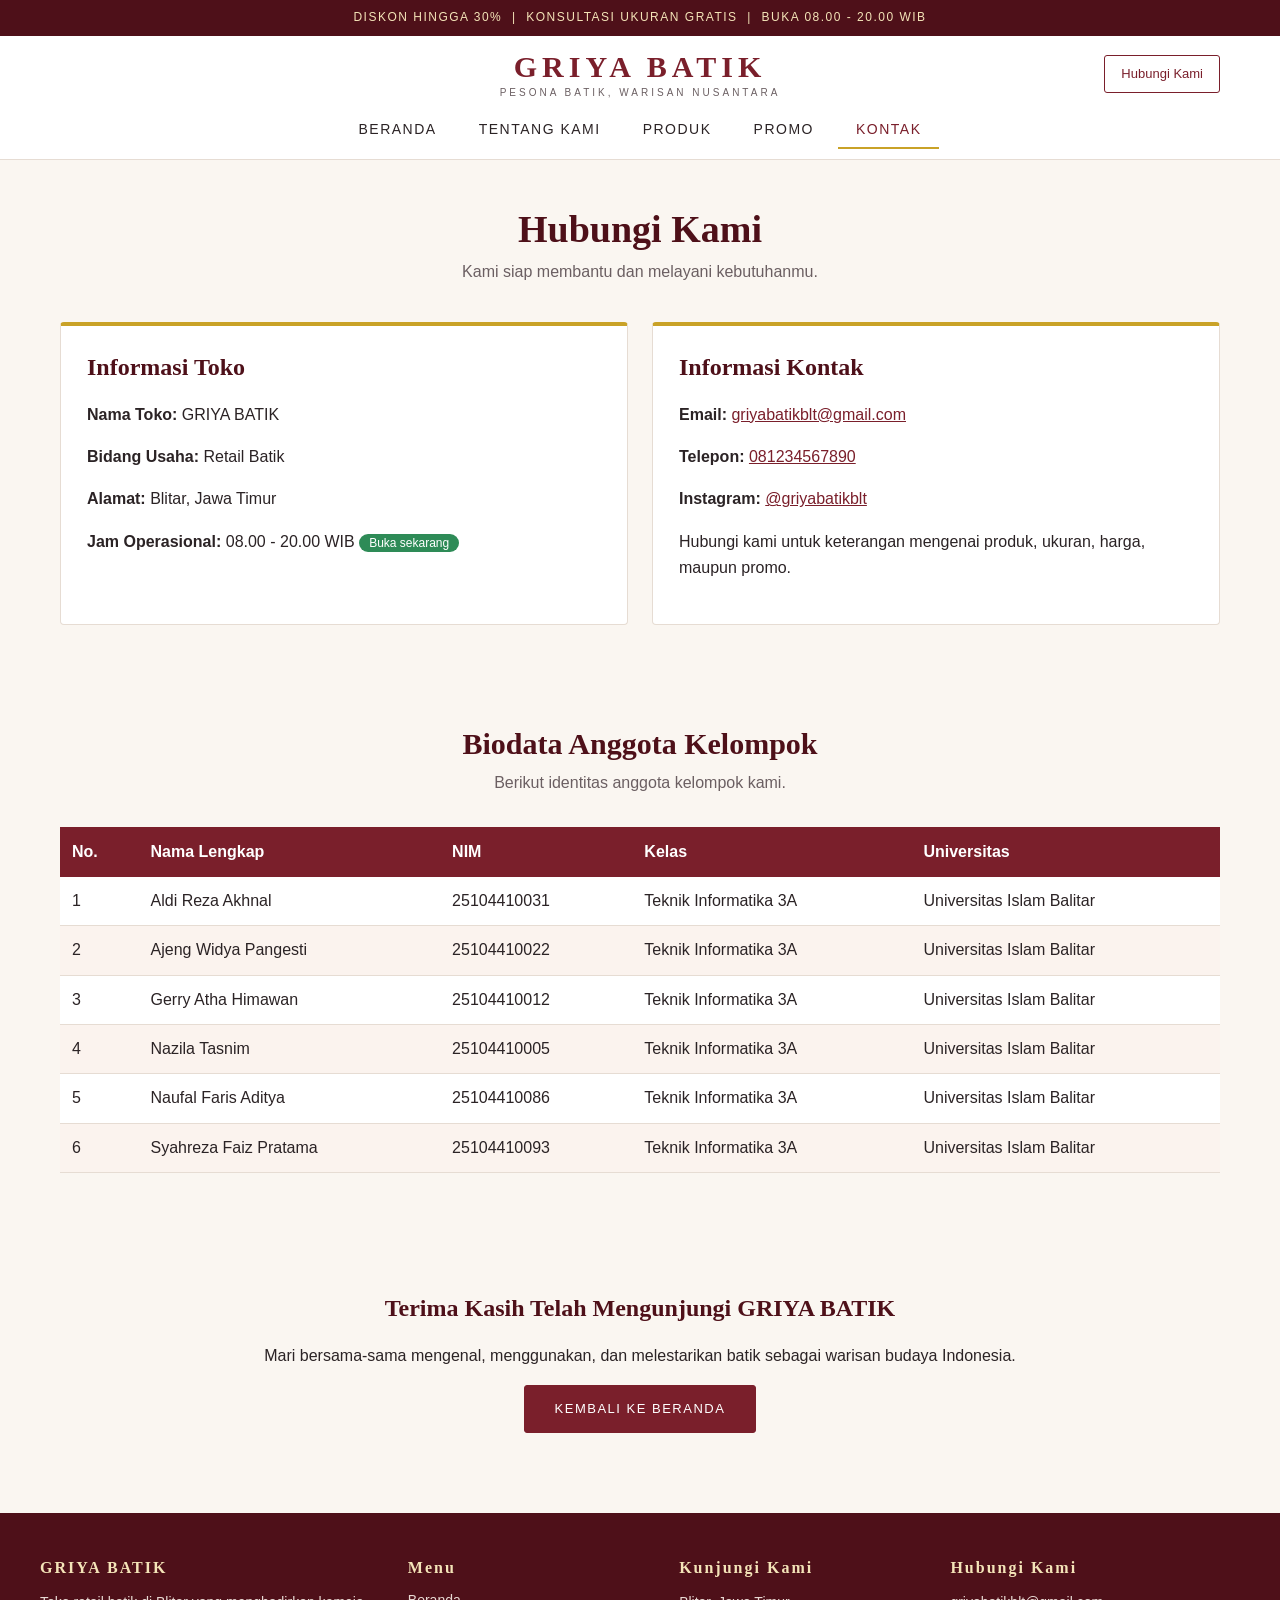
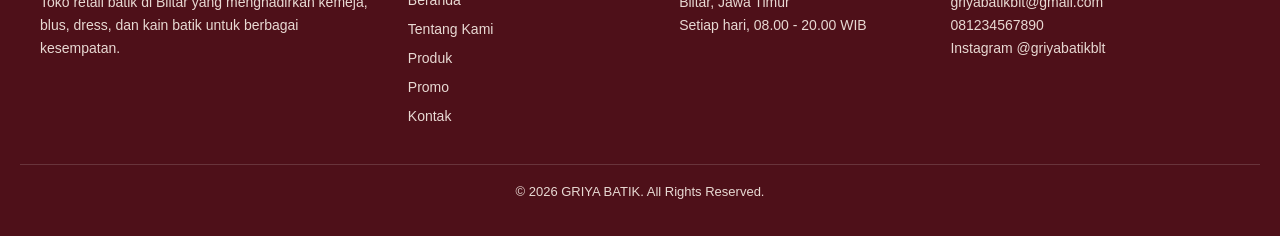
<file: kontak.html>
<!DOCTYPE html>
<html lang="id">
<head>
  <meta charset="UTF-8">
  <meta name="viewport" content="width=device-width, initial-scale=1">
  <title>Kontak - GRIYA BATIK</title>
  <link rel="stylesheet" href="style.css">
</head>
<body class="">

  <!-- Announcement bar -->
  <div class="announce">DISKON HINGGA 30% &nbsp;|&nbsp; KONSULTASI UKURAN GRATIS &nbsp;|&nbsp; BUKA 08.00 - 20.00 WIB</div>

  <!-- Header -->
  <header class="site-header">
    <div class="header-inner">
      <button class="menu-btn" id="menu-btn" aria-label="Buka menu">&#9776;</button>
      <a class="logo" href="index.html">GRIYA BATIK<small>Pesona Batik, Warisan Nusantara</small></a>
      <a class="header-cta" href="kontak.html">Hubungi Kami</a>
    </div>
    <nav class="main-nav" id="main-nav">
        <ul>
          <li><a href="index.html">Beranda</a></li>
          <li><a href="tentang.html">Tentang Kami</a></li>
          <li><a href="produk.html">Produk</a></li>
          <li><a href="promo.html">Promo</a></li>
          <li><a href="kontak.html">Kontak</a></li>
        </ul>
    </nav>
  </header>

  <main>

    <section class="page-head"><h1>Hubungi Kami</h1><p>Kami siap membantu dan melayani kebutuhanmu.</p></section>

    <div id="pesan-beli" class="order-note" hidden></div>

    <section class="section two">
      <div class="info-card">
        <h2>Informasi Toko</h2>
        <p><b>Nama Toko:</b> GRIYA BATIK</p>
        <p><b>Bidang Usaha:</b> Retail Batik</p>
        <p><b>Alamat:</b> Blitar, Jawa Timur</p>
        <p><b>Jam Operasional:</b> 08.00 - 20.00 WIB <span id="status" class="badge"></span></p>
      </div>
      <div class="info-card">
        <h2>Informasi Kontak</h2>
        <p><b>Email:</b> <a href="mailto:griyabatikblt@gmail.com">griyabatikblt@gmail.com</a></p>
        <p><b>Telepon:</b> <a href="tel:081234567890">081234567890</a></p>
        <p><b>Instagram:</b> <a href="https://instagram.com/griyabatikblt" target="_blank" rel="noopener">@griyabatikblt</a></p>
        <p>Hubungi kami untuk keterangan mengenai produk, ukuran, harga, maupun promo.</p>
      </div>
    </section>

    <section class="section">
      <h2 class="section-title">Biodata Anggota Kelompok</h2>
      <p class="section-sub">Berikut identitas anggota kelompok kami.</p>
      <div class="table-wrap">
        <table class="biodata">
          <thead><tr><th>No.</th><th>Nama Lengkap</th><th>NIM</th><th>Kelas</th><th>Universitas</th></tr></thead>
          <tbody>
          <tr><td>1</td><td>Aldi Reza Akhnal</td><td>25104410031</td><td>Teknik Informatika 3A</td><td>Universitas Islam Balitar</td></tr>
          <tr><td>2</td><td>Ajeng Widya Pangesti</td><td>25104410022</td><td>Teknik Informatika 3A</td><td>Universitas Islam Balitar</td></tr>
          <tr><td>3</td><td>Gerry Atha Himawan</td><td>25104410012</td><td>Teknik Informatika 3A</td><td>Universitas Islam Balitar</td></tr>
          <tr><td>4</td><td>Nazila Tasnim</td><td>25104410005</td><td>Teknik Informatika 3A</td><td>Universitas Islam Balitar</td></tr>
          <tr><td>5</td><td>Naufal Faris Aditya</td><td>25104410086</td><td>Teknik Informatika 3A</td><td>Universitas Islam Balitar</td></tr>
          <tr><td>6</td><td>Syahreza Faiz Pratama</td><td>25104410093</td><td>Teknik Informatika 3A</td><td>Universitas Islam Balitar</td></tr>
          </tbody>
        </table>
      </div>
    </section>

    <section class="section center">
      <h2>Terima Kasih Telah Mengunjungi GRIYA BATIK</h2>
      <p>Mari bersama-sama mengenal, menggunakan, dan melestarikan batik sebagai warisan budaya Indonesia.</p>
      <a class="btn" href="index.html">Kembali ke Beranda</a>
    </section>

  </main>

  <!-- Footer -->
  <footer class="site-footer">
    <div class="footer-grid">
      <div>
        <h4>GRIYA BATIK</h4>
        <p>Toko retail batik di Blitar yang menghadirkan kemeja, blus, dress, dan kain batik untuk berbagai kesempatan.</p>
      </div>
      <div>
        <h4>Menu</h4>
        <ul>
          <li><a href="index.html">Beranda</a></li>
          <li><a href="tentang.html">Tentang Kami</a></li>
          <li><a href="produk.html">Produk</a></li>
          <li><a href="promo.html">Promo</a></li>
          <li><a href="kontak.html">Kontak</a></li>
        </ul>
      </div>
      <div>
        <h4>Kunjungi Kami</h4>
        <p>Blitar, Jawa Timur<br>Setiap hari, 08.00 - 20.00 WIB</p>
      </div>
      <div>
        <h4>Hubungi Kami</h4>
        <p>griyabatikblt@gmail.com<br>081234567890<br>Instagram @griyabatikblt</p>
      </div>
    </div>
    <p class="copy">&copy; 2026 GRIYA BATIK. All Rights Reserved.</p>
  </footer>

  <script src="script.js"></script>
</body>
</html>
</file>
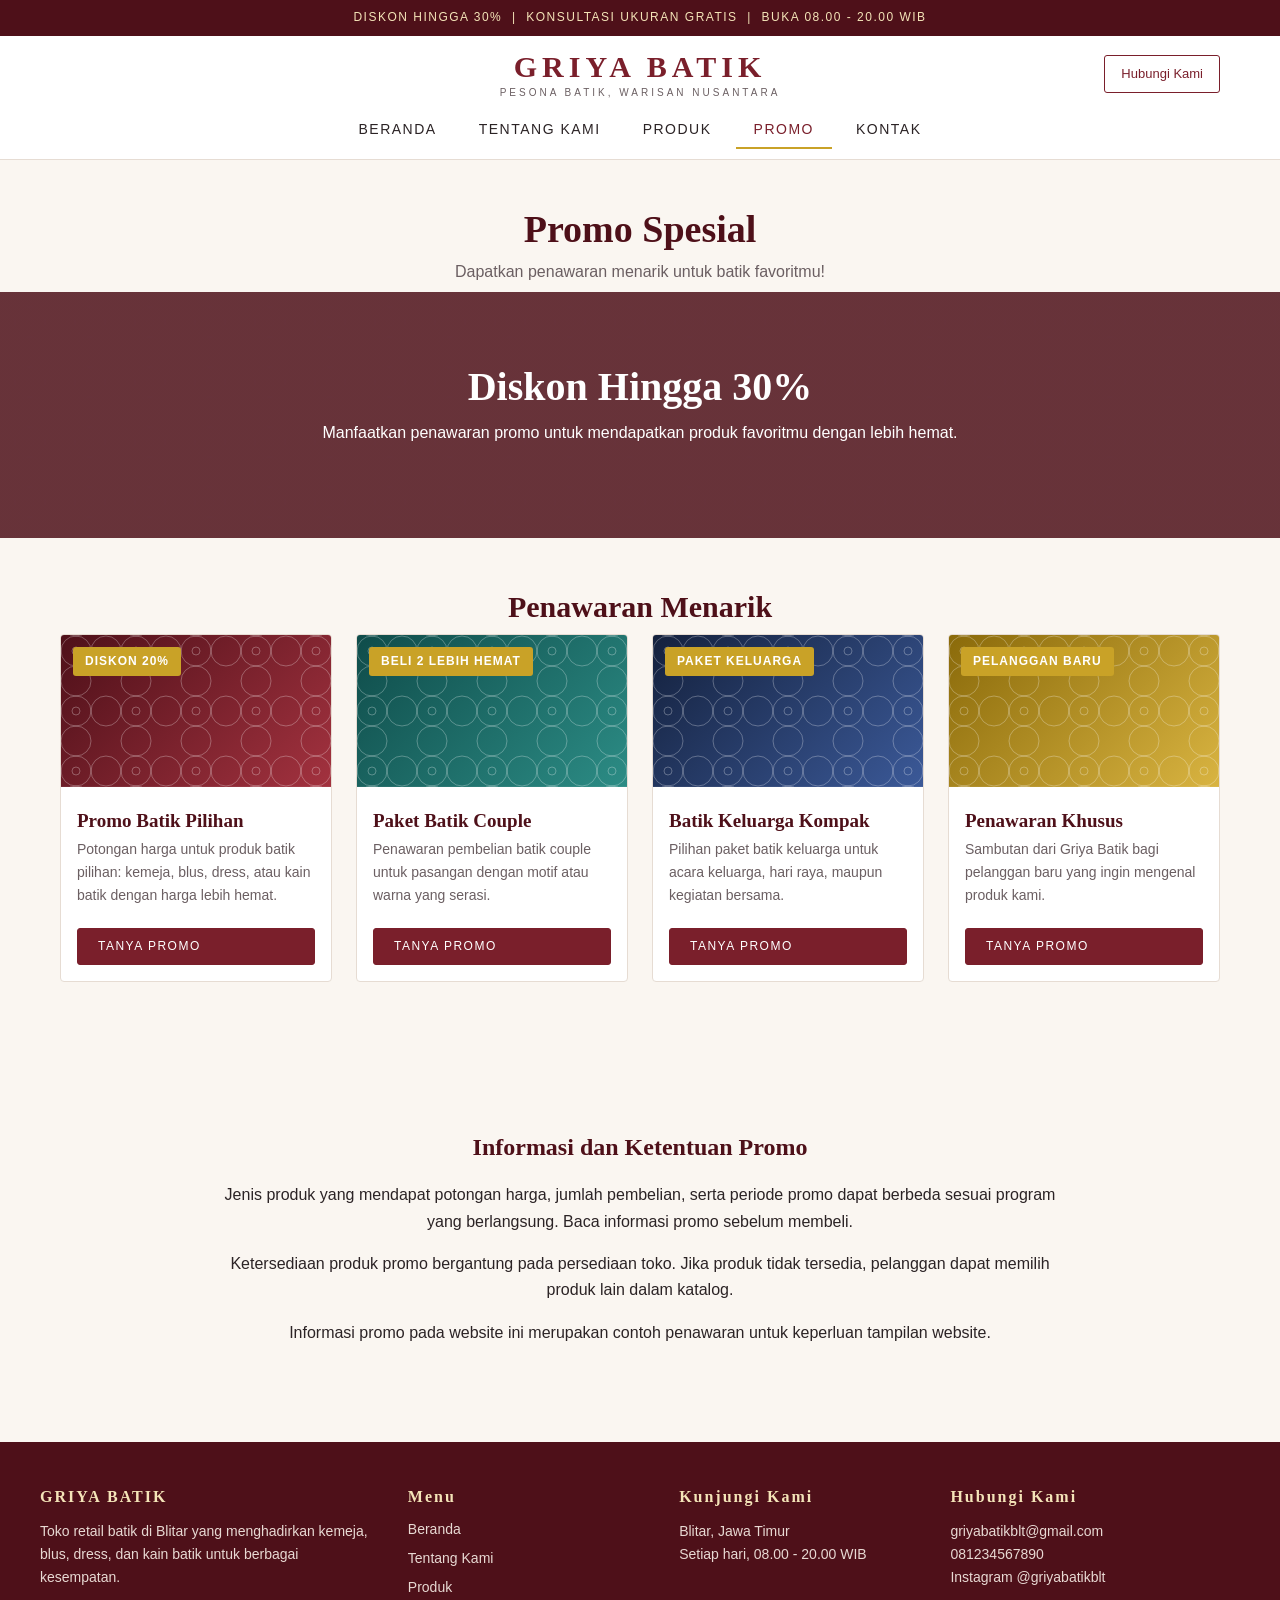
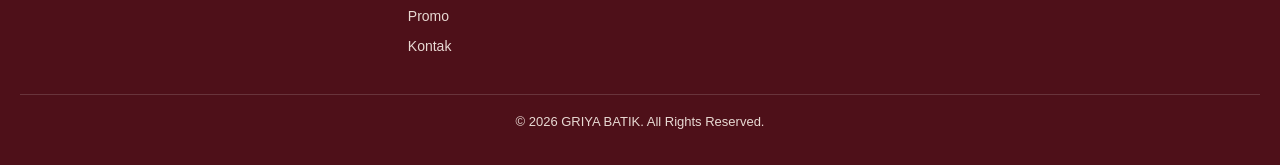
<file: promo.html>
<!DOCTYPE html>
<html lang="id">
<head>
  <meta charset="UTF-8">
  <meta name="viewport" content="width=device-width, initial-scale=1">
  <title>Promo - GRIYA BATIK</title>
  <link rel="stylesheet" href="style.css">
</head>
<body class="">

  <!-- Announcement bar -->
  <div class="announce">DISKON HINGGA 30% &nbsp;|&nbsp; KONSULTASI UKURAN GRATIS &nbsp;|&nbsp; BUKA 08.00 - 20.00 WIB</div>

  <!-- Header -->
  <header class="site-header">
    <div class="header-inner">
      <button class="menu-btn" id="menu-btn" aria-label="Buka menu">&#9776;</button>
      <a class="logo" href="index.html">GRIYA BATIK<small>Pesona Batik, Warisan Nusantara</small></a>
      <a class="header-cta" href="kontak.html">Hubungi Kami</a>
    </div>
    <nav class="main-nav" id="main-nav">
        <ul>
          <li><a href="index.html">Beranda</a></li>
          <li><a href="tentang.html">Tentang Kami</a></li>
          <li><a href="produk.html">Produk</a></li>
          <li><a href="promo.html">Promo</a></li>
          <li><a href="kontak.html">Kontak</a></li>
        </ul>
    </nav>
  </header>

  <main>

    <section class="page-head"><h1>Promo Spesial</h1><p>Dapatkan penawaran menarik untuk batik favoritmu!</p></section>

    <section class="banner">
      <h2>Diskon Hingga 30%</h2>
      <p>Manfaatkan penawaran promo untuk mendapatkan produk favoritmu dengan lebih hemat.</p>
      <div class="countdown" id="countdown"></div>
    </section>

    <section class="section">
      <h2 class="section-title">Penawaran Menarik</h2>
      <div class="grid">
        <article class="card promo-card">
          <div class="thumb short c-maroon"><span class="badge-promo">DISKON 20%</span></div>
          <div class="card-body"><h3>Promo Batik Pilihan</h3><p class="desc">Potongan harga untuk produk batik pilihan: kemeja, blus, dress, atau kain batik dengan harga lebih hemat.</p>
          <a class="btn btn-small" href="kontak.html?produk=Promo%20Batik%20Pilihan">Tanya Promo</a></div>
        </article>
        <article class="card promo-card">
          <div class="thumb short c-teal"><span class="badge-promo">BELI 2 LEBIH HEMAT</span></div>
          <div class="card-body"><h3>Paket Batik Couple</h3><p class="desc">Penawaran pembelian batik couple untuk pasangan dengan motif atau warna yang serasi.</p>
          <a class="btn btn-small" href="kontak.html?produk=Paket%20Batik%20Couple">Tanya Promo</a></div>
        </article>
        <article class="card promo-card">
          <div class="thumb short c-navy"><span class="badge-promo">PAKET KELUARGA</span></div>
          <div class="card-body"><h3>Batik Keluarga Kompak</h3><p class="desc">Pilihan paket batik keluarga untuk acara keluarga, hari raya, maupun kegiatan bersama.</p>
          <a class="btn btn-small" href="kontak.html?produk=Batik%20Keluarga%20Kompak">Tanya Promo</a></div>
        </article>
        <article class="card promo-card">
          <div class="thumb short c-gold"><span class="badge-promo">PELANGGAN BARU</span></div>
          <div class="card-body"><h3>Penawaran Khusus</h3><p class="desc">Sambutan dari Griya Batik bagi pelanggan baru yang ingin mengenal produk kami.</p>
          <a class="btn btn-small" href="kontak.html?produk=Penawaran%20Khusus">Tanya Promo</a></div>
        </article>
      </div>
    </section>

    <section class="section note">
      <h2>Informasi dan Ketentuan Promo</h2>
      <p>Jenis produk yang mendapat potongan harga, jumlah pembelian, serta periode promo dapat berbeda sesuai program yang berlangsung. Baca informasi promo sebelum membeli.</p>
      <p>Ketersediaan produk promo bergantung pada persediaan toko. Jika produk tidak tersedia, pelanggan dapat memilih produk lain dalam katalog.</p>
      <p>Informasi promo pada website ini merupakan contoh penawaran untuk keperluan tampilan website.</p>
    </section>

  </main>

  <!-- Footer -->
  <footer class="site-footer">
    <div class="footer-grid">
      <div>
        <h4>GRIYA BATIK</h4>
        <p>Toko retail batik di Blitar yang menghadirkan kemeja, blus, dress, dan kain batik untuk berbagai kesempatan.</p>
      </div>
      <div>
        <h4>Menu</h4>
        <ul>
          <li><a href="index.html">Beranda</a></li>
          <li><a href="tentang.html">Tentang Kami</a></li>
          <li><a href="produk.html">Produk</a></li>
          <li><a href="promo.html">Promo</a></li>
          <li><a href="kontak.html">Kontak</a></li>
        </ul>
      </div>
      <div>
        <h4>Kunjungi Kami</h4>
        <p>Blitar, Jawa Timur<br>Setiap hari, 08.00 - 20.00 WIB</p>
      </div>
      <div>
        <h4>Hubungi Kami</h4>
        <p>griyabatikblt@gmail.com<br>081234567890<br>Instagram @griyabatikblt</p>
      </div>
    </div>
    <p class="copy">&copy; 2026 GRIYA BATIK. All Rights Reserved.</p>
  </footer>

  <script src="script.js"></script>
</body>
</html>
</file>
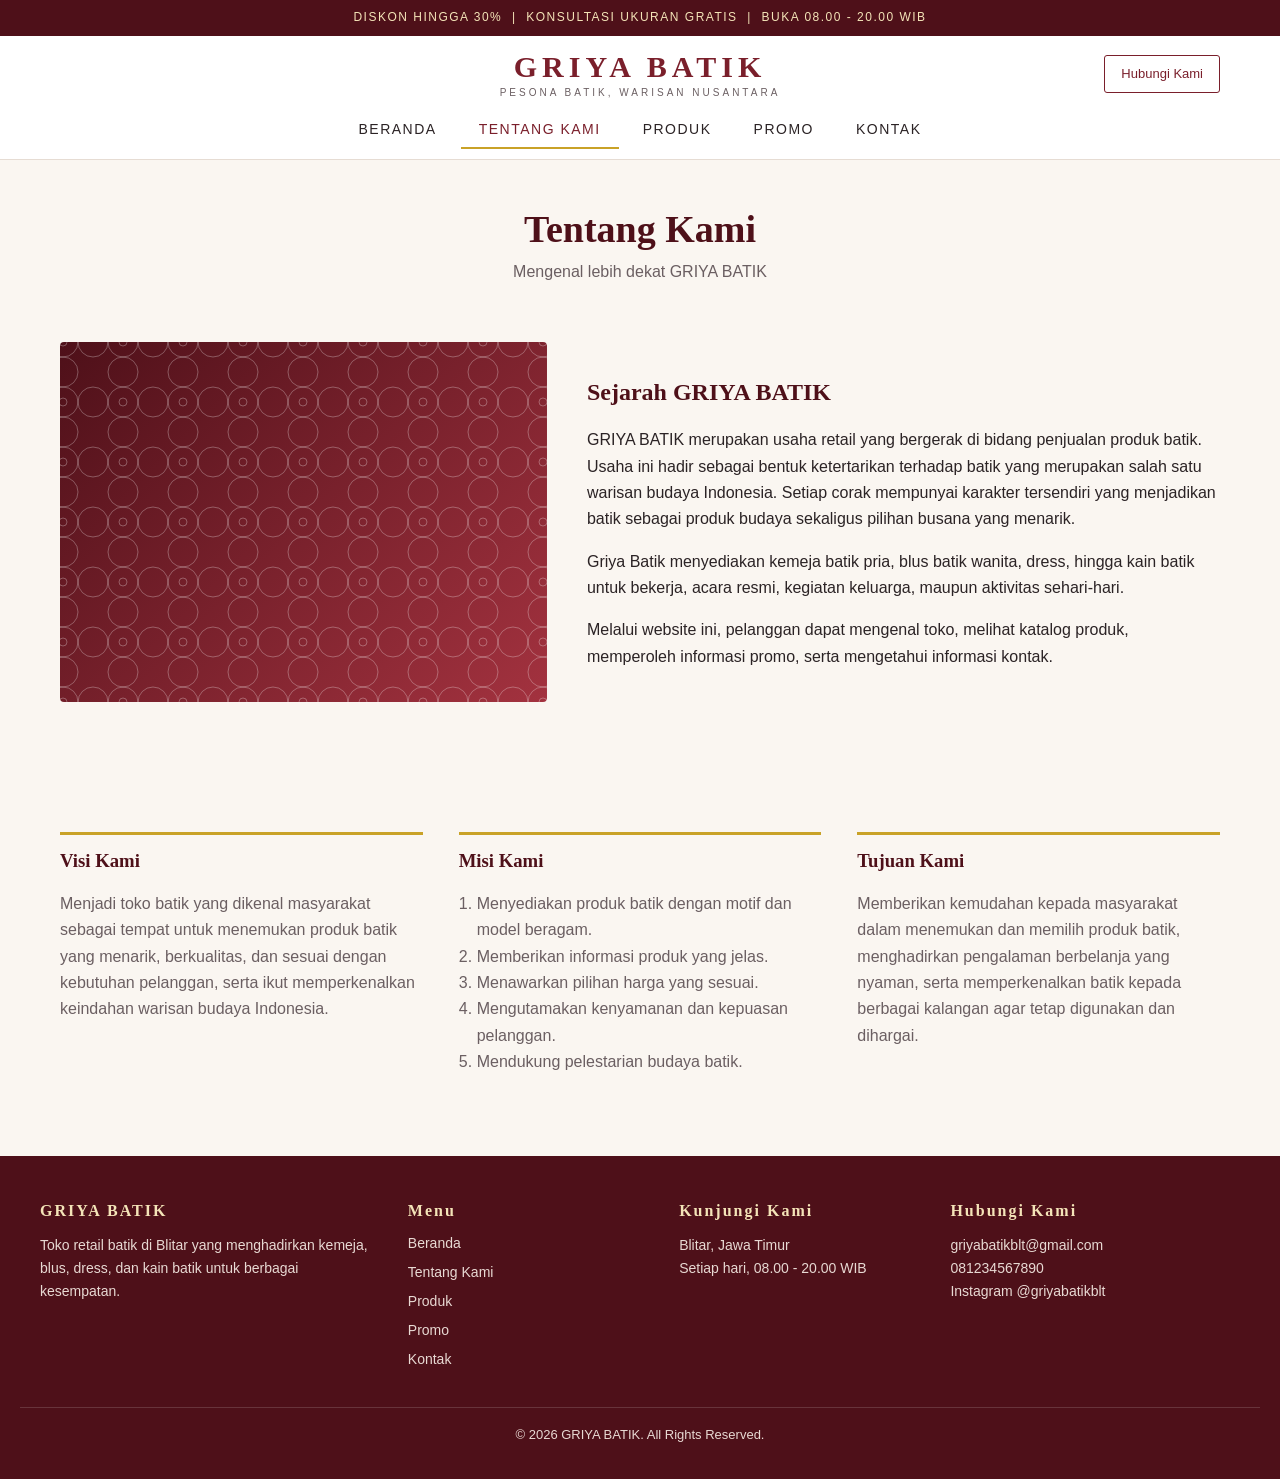
<file: tentang.html>
<!DOCTYPE html>
<html lang="id">
<head>
  <meta charset="UTF-8">
  <meta name="viewport" content="width=device-width, initial-scale=1">
  <title>Tentang Kami - GRIYA BATIK</title>
  <link rel="stylesheet" href="style.css">
</head>
<body class="">

  <!-- Announcement bar -->
  <div class="announce">DISKON HINGGA 30% &nbsp;|&nbsp; KONSULTASI UKURAN GRATIS &nbsp;|&nbsp; BUKA 08.00 - 20.00 WIB</div>

  <!-- Header -->
  <header class="site-header">
    <div class="header-inner">
      <button class="menu-btn" id="menu-btn" aria-label="Buka menu">&#9776;</button>
      <a class="logo" href="index.html">GRIYA BATIK<small>Pesona Batik, Warisan Nusantara</small></a>
      <a class="header-cta" href="kontak.html">Hubungi Kami</a>
    </div>
    <nav class="main-nav" id="main-nav">
        <ul>
          <li><a href="index.html">Beranda</a></li>
          <li><a href="tentang.html">Tentang Kami</a></li>
          <li><a href="produk.html">Produk</a></li>
          <li><a href="promo.html">Promo</a></li>
          <li><a href="kontak.html">Kontak</a></li>
        </ul>
    </nav>
  </header>

  <main>

    <section class="page-head"><h1>Tentang Kami</h1><p>Mengenal lebih dekat GRIYA BATIK</p></section>

    <section class="section split">
      <div class="split-img c-maroon"></div>
      <div>
        <h2>Sejarah GRIYA BATIK</h2>
        <p>GRIYA BATIK merupakan usaha retail yang bergerak di bidang penjualan produk batik. Usaha ini hadir sebagai bentuk ketertarikan terhadap batik yang merupakan salah satu warisan budaya Indonesia. Setiap corak mempunyai karakter tersendiri yang menjadikan batik sebagai produk budaya sekaligus pilihan busana yang menarik.</p>
        <p>Griya Batik menyediakan kemeja batik pria, blus batik wanita, dress, hingga kain batik untuk bekerja, acara resmi, kegiatan keluarga, maupun aktivitas sehari-hari.</p>
        <p>Melalui website ini, pelanggan dapat mengenal toko, melihat katalog produk, memperoleh informasi promo, serta mengetahui informasi kontak.</p>
      </div>
    </section>

    <section class="section">
      <div class="why">
        <div><h3>Visi Kami</h3><p>Menjadi toko batik yang dikenal masyarakat sebagai tempat untuk menemukan produk batik yang menarik, berkualitas, dan sesuai dengan kebutuhan pelanggan, serta ikut memperkenalkan keindahan warisan budaya Indonesia.</p></div>
        <div><h3>Misi Kami</h3>
          <ol class="list">
            <li>Menyediakan produk batik dengan motif dan model beragam.</li>
            <li>Memberikan informasi produk yang jelas.</li>
            <li>Menawarkan pilihan harga yang sesuai.</li>
            <li>Mengutamakan kenyamanan dan kepuasan pelanggan.</li>
            <li>Mendukung pelestarian budaya batik.</li>
          </ol></div>
        <div><h3>Tujuan Kami</h3><p>Memberikan kemudahan kepada masyarakat dalam menemukan dan memilih produk batik, menghadirkan pengalaman berbelanja yang nyaman, serta memperkenalkan batik kepada berbagai kalangan agar tetap digunakan dan dihargai.</p></div>
      </div>
    </section>

  </main>

  <!-- Footer -->
  <footer class="site-footer">
    <div class="footer-grid">
      <div>
        <h4>GRIYA BATIK</h4>
        <p>Toko retail batik di Blitar yang menghadirkan kemeja, blus, dress, dan kain batik untuk berbagai kesempatan.</p>
      </div>
      <div>
        <h4>Menu</h4>
        <ul>
          <li><a href="index.html">Beranda</a></li>
          <li><a href="tentang.html">Tentang Kami</a></li>
          <li><a href="produk.html">Produk</a></li>
          <li><a href="promo.html">Promo</a></li>
          <li><a href="kontak.html">Kontak</a></li>
        </ul>
      </div>
      <div>
        <h4>Kunjungi Kami</h4>
        <p>Blitar, Jawa Timur<br>Setiap hari, 08.00 - 20.00 WIB</p>
      </div>
      <div>
        <h4>Hubungi Kami</h4>
        <p>griyabatikblt@gmail.com<br>081234567890<br>Instagram @griyabatikblt</p>
      </div>
    </div>
    <p class="copy">&copy; 2026 GRIYA BATIK. All Rights Reserved.</p>
  </footer>

  <script src="script.js"></script>
</body>
</html>
</file>
<file: style.css>
/* =====================================================
   GRIYA BATIK - style.css (Tugas 2)
   Layout bergaya toko online batik: announcement bar,
   header tengah, hero, kategori, grid produk, banner, footer
   ===================================================== */

:root {
    --maroon: #7a1f2b;
    --maroon-dark: #4e1019;
    --gold: #c9a227;
    --bg: #faf6f1;
    --text: #2b2325;
    --muted: #6b5f62;
    --line: #e6dcd3;
    /* motif batik sederhana (SVG) */
    --batik: url("data:image/svg+xml,%3Csvg xmlns='http://www.w3.org/2000/svg' width='60' height='60' viewBox='0 0 60 60'%3E%3Cg fill='none' stroke='%23ffffff' stroke-opacity='.28'%3E%3Ccircle cx='30' cy='0' r='15'/%3E%3Ccircle cx='30' cy='60' r='15'/%3E%3Ccircle cx='0' cy='30' r='15'/%3E%3Ccircle cx='60' cy='30' r='15'/%3E%3Ccircle cx='30' cy='30' r='15'/%3E%3Ccircle cx='30' cy='30' r='4'/%3E%3C/g%3E%3C/svg%3E");
}

* { box-sizing: border-box; }
html { scroll-behavior: smooth; }
body { margin: 0; font-family: Arial, Helvetica, sans-serif; color: var(--text); background: var(--bg); line-height: 1.65; }
h1, h2, h3, .logo { font-family: Georgia, "Times New Roman", serif; }
h1, h2, h3 { color: var(--maroon-dark); line-height: 1.25; }
a { color: var(--maroon); }
img { max-width: 100%; }

/* ---------- warna motif ---------- */
.c-maroon { --c1: #4e1019; --c2: #a3323f; }
.c-teal   { --c1: #0f4c4a; --c2: #2c8c85; }
.c-navy   { --c1: #14213d; --c2: #3b5998; }
.c-gold   { --c1: #8a6a0a; --c2: #d9b441; }
.c-maroon, .c-teal, .c-navy, .c-gold {
    background-image: var(--img, none), var(--batik), linear-gradient(135deg, var(--c1), var(--c2));
    background-size: cover, 60px, cover;
    background-position: center;
}

/* ---------- announcement bar ---------- */
.announce { background: var(--maroon-dark); color: #f4e4b8; text-align: center; font-size: 12px; letter-spacing: 1.5px; padding: 8px 12px; }

/* ---------- header ---------- */
.site-header { background: #fff; border-bottom: 1px solid var(--line); position: sticky; top: 0; z-index: 50; }
.header-inner { max-width: 1200px; margin: 0 auto; padding: 14px 20px; display: grid; grid-template-columns: 1fr auto 1fr; align-items: center; }
.logo { grid-column: 2; text-align: center; text-decoration: none; color: var(--maroon); font-size: 30px; font-weight: bold; letter-spacing: 5px; line-height: 1.1; }
.logo small { display: block; font-family: Arial, sans-serif; font-size: 10px; font-weight: normal; letter-spacing: 3px; color: var(--muted); margin-top: 4px; text-transform: uppercase; }
.header-cta { grid-column: 3; justify-self: end; font-size: 13px; text-decoration: none; border: 1px solid var(--maroon); padding: 7px 16px; border-radius: 3px; transition: .3s; }
.header-cta:hover { background: var(--maroon); color: #fff; }
.menu-btn { display: none; grid-column: 1; justify-self: start; background: none; border: 0; font-size: 26px; cursor: pointer; color: var(--maroon); }

.main-nav ul { list-style: none; margin: 0; padding: 0 20px 10px; display: flex; justify-content: center; gap: 6px; flex-wrap: wrap; }
.main-nav a { display: block; padding: 6px 18px; text-decoration: none; color: var(--text); font-size: 14px; text-transform: uppercase; letter-spacing: 1.5px; border-bottom: 2px solid transparent; transition: .25s; }
.main-nav a:hover, .main-nav a.active { color: var(--maroon); border-bottom-color: var(--gold); }

/* ---------- komponen umum ---------- */
main { min-height: 60vh; }
.section { max-width: 1200px; margin: 0 auto; padding: 50px 20px; }
.section-title { text-align: center; font-size: 30px; margin: 0 0 8px; }
.section-sub { text-align: center; color: var(--muted); margin: 0 0 30px; }
.center { text-align: center; }
.page-head { text-align: center; padding: 46px 20px 6px; }
.page-head h1 { font-size: 38px; margin: 0; }
.page-head p { color: var(--muted); margin: 6px 0 0; }

.btn { display: inline-block; padding: 12px 30px; background: var(--maroon); color: #fff; text-decoration: none; border: 1px solid var(--maroon); border-radius: 3px; font-size: 13px; letter-spacing: 1.5px; text-transform: uppercase; transition: .3s; cursor: pointer; }
.btn:hover { background: var(--maroon-dark); }
.btn-outline { background: transparent; color: #fff; border-color: #fff; margin-left: 8px; }
.btn-outline:hover { background: #fff; color: var(--maroon); }
.btn-light { background: #fff; color: var(--maroon); border-color: #fff; }
.btn-light:hover { background: var(--gold); border-color: var(--gold); color: #fff; }
.btn-small { padding: 8px 20px; font-size: 12px; margin-top: 10px; }

/* ---------- hero ---------- */
.hero {
    min-height: 480px; display: flex; align-items: center; padding: 40px 20px;
    /* batik.jpg dipakai jika ada; jika tidak ada, tampil motif batik */
    background-image: linear-gradient(90deg, rgba(40,6,12,.88), rgba(40,6,12,.35)), url("batik.jpg"), var(--batik), linear-gradient(135deg, #4e1019, #a3323f);
    background-size: cover, cover, 60px, cover; background-position: center;
}
.hero-text { max-width: 1200px; width: 100%; margin: 0 auto; padding: 0 20px; color: #fff; }
.hero-text > * { max-width: 560px; }
.hero h1 { color: #fff; font-size: clamp(32px, 5vw, 52px); margin: 8px 0 14px; }
.eyebrow { color: #f4e4b8; letter-spacing: 3px; text-transform: uppercase; font-size: 13px; margin: 0; }
.hero p { font-size: 17px; margin-bottom: 24px; }

/* ---------- kategori ---------- */
.cat-grid { display: grid; grid-template-columns: repeat(3, 1fr); gap: 20px; margin-top: 26px; }
.cat { min-height: 260px; border-radius: 4px; padding: 24px; display: flex; flex-direction: column; justify-content: flex-end; text-decoration: none; color: #fff; position: relative; overflow: hidden; transition: transform .4s; }
.cat:hover { transform: translateY(-6px); }
.cat span { font: bold 26px Georgia, serif; }
.cat small { letter-spacing: 2px; text-transform: uppercase; font-size: 12px; opacity: .9; }

/* ---------- grid produk ---------- */
.grid { display: grid; grid-template-columns: repeat(4, 1fr); gap: 24px; margin-bottom: 30px; }
.card { background: #fff; border: 1px solid var(--line); border-radius: 4px; overflow: hidden; transition: .35s; display: flex; flex-direction: column; }
.card:hover { box-shadow: 0 12px 28px rgba(78,16,25,.15); transform: translateY(-5px); }
.thumb { aspect-ratio: 4 / 5; position: relative; overflow: hidden; }
.thumb.short { aspect-ratio: 16 / 9; }
.quick { position: absolute; left: 12px; right: 12px; bottom: 12px; text-align: center; background: #fff; color: var(--maroon); padding: 10px; text-decoration: none; font-size: 12px; letter-spacing: 1.5px; text-transform: uppercase; font-weight: bold; border-radius: 3px; transform: translateY(150%); transition: .35s; }
.card:hover .quick { transform: none; }
.quick:hover { background: var(--maroon); color: #fff; }
.card-body { padding: 16px; display: flex; flex-direction: column; flex: 1; }
.card-body h3 { margin: 6px 0; font-size: 19px; }
.desc { font-size: 14px; color: var(--muted); margin: 0 0 10px; flex: 1; }
.price { font-weight: bold; color: var(--maroon); margin: 0; font-size: 17px; }
.tag { font-size: 11px; letter-spacing: 1.5px; text-transform: uppercase; color: var(--gold); font-weight: bold; }
.badge-promo { position: absolute; top: 12px; left: 12px; background: var(--gold); color: #fff; font-weight: bold; font-size: 12px; letter-spacing: 1px; padding: 5px 12px; border-radius: 3px; }

/* ---------- banner ---------- */
.banner { text-align: center; color: #fff; padding: 70px 20px; background-image: linear-gradient(rgba(78,16,25,.85), rgba(78,16,25,.85)), var(--batik); background-size: cover, 60px; }
.banner h2 { color: #fff; font-size: 40px; margin: 0 0 8px; }
.banner p { margin: 0 0 22px; }

/* ---------- kenapa memilih / tentang ---------- */
.why { display: grid; grid-template-columns: repeat(3, 1fr); gap: 36px; margin-top: 30px; }
.why > div { border-top: 3px solid var(--gold); padding-top: 14px; }
.why h3 { margin-top: 0; }
.why p, .list { color: var(--muted); }
.list { padding-left: 18px; margin: 0; }
.split { display: grid; grid-template-columns: 1fr 1.3fr; gap: 40px; align-items: center; }
.split-img { min-height: 360px; border-radius: 4px; }

/* ---------- katalog: filter ---------- */
.toolbar { display: flex; justify-content: space-between; gap: 16px; flex-wrap: wrap; margin-bottom: 10px; }
.chip { background: #fff; border: 1px solid var(--line); padding: 8px 20px; border-radius: 30px; cursor: pointer; font-size: 14px; margin-right: 6px; transition: .25s; }
.chip:hover { border-color: var(--maroon); }
.chip.active { background: var(--maroon); color: #fff; border-color: var(--maroon); }
#cari { padding: 9px 16px; border: 1px solid var(--line); border-radius: 30px; min-width: 230px; font-size: 14px; }
#cari:focus { outline: 2px solid var(--gold); }
.count { color: var(--muted); font-size: 14px; }
.empty { text-align: center; color: var(--muted); padding: 30px; }
.note { max-width: 900px; text-align: center; }

/* ---------- kontak ---------- */
.two { display: grid; grid-template-columns: 1fr 1fr; gap: 24px; padding-top: 30px; }
.info-card { background: #fff; border: 1px solid var(--line); border-top: 4px solid var(--gold); border-radius: 4px; padding: 26px; }
.info-card h2 { margin-top: 0; }
.badge { padding: 2px 10px; border-radius: 12px; font-size: 12px; color: #fff; }
.badge.buka { background: #2e8b57; } .badge.tutup { background: #c0392b; }
.order-note { max-width: 1160px; margin: 24px auto 0; padding: 14px 20px; background: var(--maroon); color: #fff; text-align: center; border-radius: 4px; }
.order-note[hidden] { display: none; }
.table-wrap { overflow-x: auto; }
.biodata { width: 100%; border-collapse: collapse; background: #fff; }
.biodata th { background: var(--maroon); color: #fff; padding: 12px; text-align: left; }
.biodata td { padding: 11px 12px; border-bottom: 1px solid var(--line); }
.biodata tr:nth-child(even) td { background: #fbf3ee; }
.biodata tbody tr:hover td { background: #f3e3dc; }

/* ---------- countdown promo ---------- */
.countdown { display: flex; justify-content: center; gap: 12px; }
.countdown div { min-width: 72px; padding: 10px; border: 1px solid rgba(255,255,255,.5); border-radius: 4px; }
.countdown strong { display: block; font: bold 26px Georgia, serif; }
.countdown span { font-size: 11px; letter-spacing: 1.5px; text-transform: uppercase; }

/* ---------- footer ---------- */
.site-footer { background: var(--maroon-dark); color: #e8d9d3; margin-top: 30px; padding: 46px 20px 20px; font-size: 14px; }
.footer-grid { max-width: 1200px; margin: 0 auto; display: grid; grid-template-columns: 1.4fr 1fr 1fr 1.2fr; gap: 30px; }
.site-footer h4 { color: #f4e4b8; font: bold 16px Georgia, serif; letter-spacing: 2px; margin: 0 0 12px; }
.site-footer ul { list-style: none; padding: 0; margin: 0; }
.site-footer li { margin-bottom: 6px; }
.site-footer a { color: #e8d9d3; text-decoration: none; }
.site-footer a:hover { color: var(--gold); }
.copy { text-align: center; border-top: 1px solid rgba(255,255,255,.15); margin-top: 30px; padding-top: 16px; font-size: 13px; }

/* ---------- tombol ke atas ---------- */
#btn-atas { position: fixed; right: 20px; bottom: 20px; width: 44px; height: 44px; border: 0; border-radius: 50%; background: var(--maroon); color: #fff; font-size: 20px; cursor: pointer; display: none; box-shadow: 0 4px 12px rgba(0,0,0,.3); }
#btn-atas:hover { background: var(--gold); }

/* ---------- responsif ---------- */
@media (max-width: 960px) {
    .grid { grid-template-columns: repeat(2, 1fr); }
    .footer-grid { grid-template-columns: 1fr 1fr; }
}
@media (max-width: 700px) {
    .menu-btn { display: block; }
    .header-cta { display: none; }
    .logo { font-size: 22px; letter-spacing: 3px; }
    .main-nav { display: none; border-top: 1px solid var(--line); }
    .main-nav.open { display: block; }
    .main-nav ul { flex-direction: column; padding: 8px 20px; }
    .cat-grid, .why, .split, .two { grid-template-columns: 1fr; }
    .split-img { min-height: 220px; }
    .hero { min-height: 400px; }
    .btn-outline { margin: 10px 0 0; }
    .banner h2 { font-size: 30px; }
}
@media (max-width: 480px) {
    .grid, .footer-grid { grid-template-columns: 1fr; }
}
</file>
